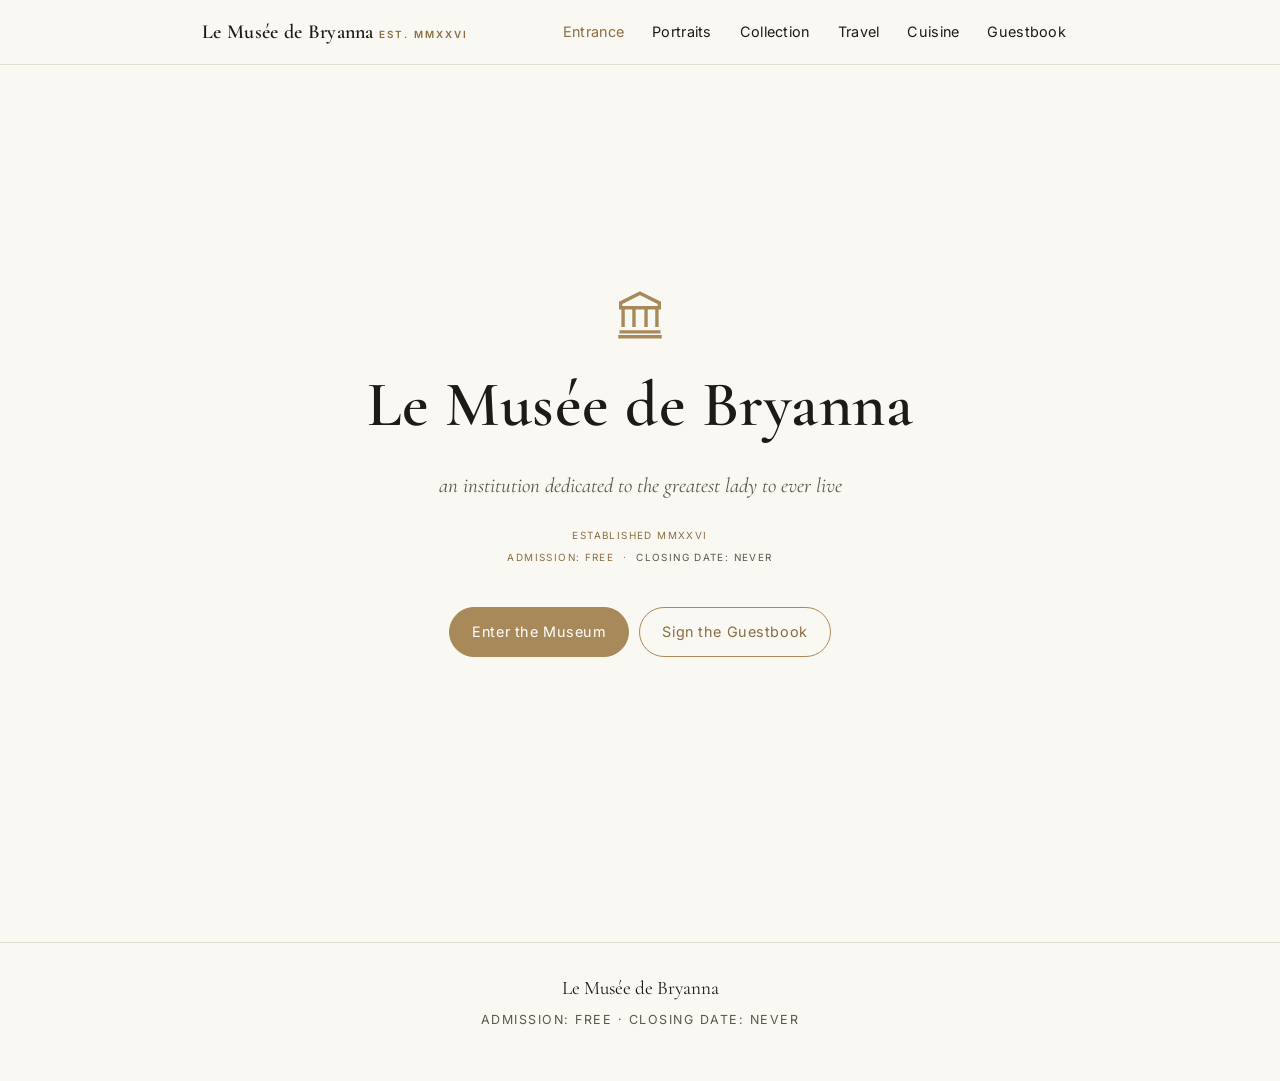
<file: index.html>
<!DOCTYPE html>
<html lang="en">
<head>
  <meta charset="utf-8">
  <meta name="viewport" content="width=device-width, initial-scale=1">
  <title>Le Musée de Bryanna</title>
  <meta name="description" content="A museum dedicated to the study and preservation of Bryanna. Admission free. Closing date: never.">
  <link rel="preconnect" href="https://fonts.googleapis.com">
  <link rel="preconnect" href="https://fonts.gstatic.com" crossorigin>
  <link href="https://fonts.googleapis.com/css2?family=Cormorant+Garamond:ital,wght@0,500;0,600;1,500&family=Inter:wght@400;500;600&display=swap" rel="stylesheet">
  <link rel="stylesheet" href="css/style.css?v=11">
</head>
<body data-page="home">
  <div id="masthead"></div>

  <main class="entrance">
    <svg class="crest" viewBox="0 0 24 24" fill="none" stroke="#a8895a" stroke-width="1.4">
      <path d="M12 3l8 4v2H4V7l8-4z"/><path d="M5 9v8M9.5 9v8M14.5 9v8M19 9v8"/>
      <path d="M3.5 19h17M3 21h18"/>
    </svg>
    <h1>Le Musée de Bryanna</h1>
    <p class="tagline">an institution dedicated to the greatest lady to ever live</p>
    <div class="plate">Established MMXXVI<br>Admission: Free &nbsp;·&nbsp; <span>Closing Date: Never</span></div>
    <div class="enter-links">
      <a class="btn solid" href="portraits.html">Enter the Museum</a>
      <a class="btn" href="guestbook.html">Sign the Guestbook</a>
    </div>
  </main>

  <div id="footer"></div>
  <script src="js/layout.js?v=6"></script>
</body>
</html>
</file>
<file: css/style.css>
/* ============================================================
   Le Musée de Bryanna — house style
   Mobile-first. Museum aesthetic: cream walls, brass accents,
   serif display type, generous whitespace.
   ============================================================ */

:root {
  --paper:      #faf8f3;  /* gallery wall / page background */
  --paper-2:    #f3efe6;  /* slightly darker panel */
  --ink:        #1d1b18;  /* primary text */
  --ink-soft:   #5c564d;  /* secondary text */
  --brass:      #a8895a;  /* accent / rules / links */
  --brass-deep: #8a6d42;
  --line:       #e3ddd0;  /* hairline rules */
  --card:       #ffffff;
  --shadow:     0 6px 24px rgba(40, 33, 20, 0.08);
  --shadow-lg:  0 14px 50px rgba(40, 33, 20, 0.14);

  --serif: "Cormorant Garamond", "Playfair Display", Georgia, serif;
  --sans:  "Inter", -apple-system, BlinkMacSystemFont, "Segoe UI", sans-serif;

  --wrap: 920px;
}

* { box-sizing: border-box; }

html { -webkit-text-size-adjust: 100%; }

body {
  margin: 0;
  background: var(--paper);
  color: var(--ink);
  font-family: var(--sans);
  font-size: 17px;
  line-height: 1.65;
  -webkit-font-smoothing: antialiased;
  text-rendering: optimizeLegibility;
}

img { max-width: 100%; display: block; }

a { color: var(--brass-deep); text-underline-offset: 3px; }

/* ---------- type ---------- */
h1, h2, h3 { font-family: var(--serif); font-weight: 600; line-height: 1.1; margin: 0 0 .4em; }
h1 { font-size: clamp(2.4rem, 9vw, 4rem); letter-spacing: .5px; }
h2 { font-size: clamp(1.8rem, 6vw, 2.6rem); }
h3 { font-size: 1.35rem; }

.eyebrow {
  font-family: var(--sans);
  font-size: .72rem;
  letter-spacing: .28em;
  text-transform: uppercase;
  color: var(--brass-deep);
  font-weight: 600;
  margin: 0 0 1rem;
}

.lead { font-size: 1.15rem; color: var(--ink-soft); }

/* ---------- layout ---------- */
.wrap { width: 100%; max-width: var(--wrap); margin: 0 auto; padding: 0 22px; }

section.wing { padding: 56px 0 72px; }

.wing-head { text-align: center; max-width: 640px; margin: 0 auto 40px; }
.wing-head p { color: var(--ink-soft); margin: .2rem 0 0; }

.rule {
  width: 64px; height: 1px; background: var(--brass);
  border: 0; margin: 18px auto 26px;
}

/* ---------- top nav ---------- */
.masthead {
  position: sticky; top: 0; z-index: 50;
  background: rgba(250, 248, 243, 0.92);
  backdrop-filter: blur(8px);
  border-bottom: 1px solid var(--line);
}
.masthead .bar {
  max-width: var(--wrap); margin: 0 auto; padding: 12px 22px;
  display: flex; align-items: center; justify-content: space-between;
  flex-wrap: wrap; gap: 8px;
}
.brand {
  font-family: var(--serif); font-size: 1.25rem; font-weight: 600;
  color: var(--ink); text-decoration: none; letter-spacing: .3px;
  display: flex; align-items: baseline; gap: .5ch; line-height: 1;
}
.brand .est { font-family: var(--sans); font-size: .62rem; letter-spacing: .2em;
  text-transform: uppercase; color: var(--brass-deep); }

.nav-toggle {
  background: none; border: 1px solid var(--line); border-radius: 8px;
  width: 42px; height: 38px; cursor: pointer; display: flex;
  align-items: center; justify-content: center; color: var(--ink);
}
.nav-toggle svg { width: 20px; height: 20px; }

/* mobile: nav drops below the brand row as a full-width panel */
.nav-links { display: none; flex-basis: 100%; }
.nav-links a {
  display: block; padding: 14px 6px; text-decoration: none;
  color: var(--ink); border-top: 1px solid var(--line);
  font-size: .95rem; letter-spacing: .02em;
}
.nav-links a[aria-current="page"] { color: var(--brass-deep); }
.nav-links.open { display: block; }

/* desktop: brand left, nav right, all on one aligned row */
@media (min-width: 760px) {
  .nav-toggle { display: none; }
  .nav-links, .nav-links.open {
    display: flex; align-items: center; gap: 4px; flex-basis: auto; border: 0;
  }
  .nav-links a {
    border: 0; padding: 8px 12px; border-radius: 8px; font-size: .9rem;
  }
  .nav-links a:hover { background: var(--paper-2); }
}

/* ---------- entrance / hero ---------- */
.entrance {
  min-height: calc(100svh - 63px);
  display: flex; flex-direction: column; align-items: center;
  justify-content: center; text-align: center; padding: 40px 22px 64px;
}
.entrance .crest {
  width: 58px; height: 58px; margin-bottom: 26px; opacity: 0;
  animation: fade-up .9s ease .1s forwards;
}
.entrance h1 { opacity: 0; animation: fade-up 1s ease .25s forwards; }
.entrance .tagline {
  font-family: var(--serif); font-style: italic; font-size: 1.3rem;
  color: var(--ink-soft); margin: .2rem 0 1.4rem; opacity: 0;
  animation: fade-up 1s ease .5s forwards;
}
.entrance .plate {
  font-size: .62rem; letter-spacing: .14em; text-transform: uppercase; line-height: 2.2;
  color: var(--brass-deep); opacity: 0; animation: fade-up 1s ease .75s forwards;
}
.entrance .plate span { color: var(--ink-soft); }
.enter-links {
  margin-top: 38px; display: flex; flex-wrap: wrap; gap: 10px;
  justify-content: center; opacity: 0; animation: fade-up 1s ease 1s forwards;
}
@keyframes fade-up { from { opacity: 0; transform: translateY(14px); } to { opacity: 1; transform: none; } }

/* ---------- buttons ---------- */
.btn {
  display: inline-block; padding: 12px 22px; border-radius: 999px;
  text-decoration: none; font-size: .9rem; letter-spacing: .04em;
  border: 1px solid var(--brass); color: var(--brass-deep); background: transparent;
  transition: background .2s, color .2s;
}
.btn:hover { background: var(--brass); color: #fff; }
.btn.solid { background: var(--brass); color: #fff; }
.btn.solid:hover { background: var(--brass-deep); }

/* ---------- portrait gallery ---------- */
.gallery { display: grid; gap: 30px; }
@media (min-width: 720px) { .gallery { grid-template-columns: 1fr 1fr; gap: 36px; } }

.frame {
  background: var(--card); border-radius: 4px; overflow: hidden;
  box-shadow: var(--shadow); border: 1px solid var(--line);
}
.frame .art { background: var(--paper-2); aspect-ratio: 4 / 5; overflow: hidden; }
.frame .art a { display: block; width: 100%; height: 100%; cursor: zoom-in; }
.frame .art img { width: 100%; height: 100%; object-fit: cover; transition: transform .5s ease; }
.frame:hover .art img { transform: scale(1.03); }
.frame .placard { padding: 16px 18px 20px; }
.frame .placard .t { font-family: var(--serif); font-size: 1.25rem; }
.frame .placard .meta { font-size: .8rem; color: var(--brass-deep);
  letter-spacing: .08em; text-transform: uppercase; margin: 2px 0 8px; }
.frame .placard .desc { font-size: .95rem; color: var(--ink-soft); margin: 0; }

/* ---------- timeline (permanent collection) ---------- */
.timeline { position: relative; max-width: 680px; margin: 0 auto; }
.timeline::before {
  content: ""; position: absolute; left: 9px; top: 6px; bottom: 6px;
  width: 2px; background: var(--line);
}
.event { position: relative; padding: 0 0 34px 40px; }
.event::before {
  content: ""; position: absolute; left: 3px; top: 6px;
  width: 14px; height: 14px; border-radius: 50%;
  background: var(--paper); border: 2px solid var(--brass);
}
.event .date { font-size: .76rem; letter-spacing: .14em; text-transform: uppercase;
  color: var(--brass-deep); font-weight: 600; }
.event .et { font-family: var(--serif); font-size: 1.4rem; margin: 2px 0 6px; }
.event .ed { color: var(--ink-soft); margin: 0; }
.event .ephoto { margin-top: 14px; border-radius: 6px; overflow: hidden;
  border: 1px solid var(--line); box-shadow: var(--shadow); max-width: 360px; }
.event .ephoto a { display: block; cursor: zoom-in; }
.event .ephoto img { width: 100%; height: auto; display: block; }

/* ---------- travel ---------- */
#map {
  position: relative;
  height: 300px; width: 100%;
  border-radius: 10px; overflow: hidden;
  border: 1px solid var(--line); box-shadow: var(--shadow); margin-bottom: 0;
  background: #ece3d4; z-index: 1;
}
@media (min-width: 720px) { #map { height: clamp(420px, 60svh, 600px); } }
/* on the travel page, tighten spacing so the whole map sits in view on arrival */
body[data-page="voyage"] section.wing { padding-top: 32px; padding-bottom: 48px; }
body[data-page="voyage"] .wing-head { margin-bottom: 24px; }

/* red map pins */
.museum-pin svg {
  filter: drop-shadow(0 2px 3px rgba(40,20,10,.42));
  transition: transform .15s ease; transform-origin: 50% 100%;
}
.museum-pin:hover svg { transform: scale(1.12); }
.museum-pin.is-active svg { transform: scale(1.22); filter: drop-shadow(0 3px 5px rgba(40,20,10,.5)); }

/* trip detail panel (below the map) */
.trip-detail { max-width: 760px; margin: 30px auto 0; scroll-margin-top: 84px; }
.trip-detail .td-head { border-bottom: 1px solid var(--line); padding-bottom: 14px; margin-bottom: 18px; }
.trip-detail .td-place { font-family: var(--serif); font-size: 2rem; margin: 0; }
.trip-detail .td-when { font-size: .76rem; letter-spacing: .14em; text-transform: uppercase;
  color: var(--brass-deep); font-weight: 600; margin-top: 5px; }
.trip-detail .td-story { color: var(--ink-soft); margin: 0 0 22px; font-size: 1.06rem; line-height: 1.7; }
.trip-detail .td-gallery { display: grid; gap: 12px; grid-template-columns: repeat(2, 1fr); }
@media (min-width: 620px) { .trip-detail .td-gallery { grid-template-columns: repeat(3, 1fr); } }
.trip-detail .td-shot { display: block; border-radius: 8px; overflow: hidden;
  border: 1px solid var(--line); box-shadow: var(--shadow); }
.trip-detail .td-shot img { width: 100%; aspect-ratio: 1 / 1; object-fit: cover;
  transition: transform .4s ease; }
.trip-detail .td-shot:hover img { transform: scale(1.05); }
.trip-detail .td-empty { color: var(--ink-soft); font-style: italic; font-family: var(--serif);
  font-size: 1.15rem; text-align: center; padding: 22px; border: 1px dashed var(--line);
  border-radius: 8px; background: var(--paper-2); }

/* warm, aged-paper tint so the map reads as a museum artifact, not a plugin
   (only the map tiles are tinted; the brass markers stay crisp on top) */
#map .leaflet-tile-pane { filter: saturate(1.06) brightness(1.02) sepia(0.10); }

/* soft inner frame + vignette, like a framed exhibit */
#map::after {
  content: ""; position: absolute; inset: 0; pointer-events: none; z-index: 450;
  border-radius: 10px;
  box-shadow: inset 0 0 0 1px rgba(168,137,90,0.30), inset 0 0 70px rgba(80,58,28,0.14);
}

/* zoom control, restyled to the museum palette */
.leaflet-control-zoom { border: 0 !important; box-shadow: var(--shadow) !important; }
.leaflet-control-zoom a {
  background: var(--card) !important; color: var(--brass-deep) !important;
  border: 1px solid var(--line) !important; width: 32px !important; height: 32px !important;
  line-height: 30px !important; font-size: 17px !important;
}
.leaflet-control-zoom a:hover { background: var(--paper-2) !important; }
.leaflet-bar a:first-child { border-radius: 8px 8px 0 0 !important; }
.leaflet-bar a:last-child { border-radius: 0 0 8px 8px !important; }

/* quiet the attribution into a discreet credit line */
.leaflet-control-attribution {
  background: rgba(250,248,243,0.66) !important; font-size: 10px !important;
  color: var(--ink-soft) !important; padding: 1px 6px !important;
}
.leaflet-control-attribution a { color: var(--brass-deep) !important; }

.trips { display: grid; gap: 26px; }
@media (min-width: 720px) { .trips { grid-template-columns: 1fr 1fr; } }
.trip {
  background: var(--card); border: 1px solid var(--line); border-radius: 6px;
  overflow: hidden; box-shadow: var(--shadow); scroll-margin-top: 90px;
}
.trip .art { aspect-ratio: 3/2; background: var(--paper-2); }
.trip .art img { width: 100%; height: 100%; object-fit: cover; }
.trip .body { padding: 16px 18px 20px; }
.trip .place { font-family: var(--serif); font-size: 1.4rem; }
.trip .when { font-size: .78rem; letter-spacing: .1em; text-transform: uppercase;
  color: var(--brass-deep); margin: 2px 0 8px; }
.trip .story { color: var(--ink-soft); margin: 0; font-size: .96rem; }
.leaflet-popup-content-wrapper { border-radius: 9px; box-shadow: var(--shadow); }
.leaflet-popup-content { font-family: var(--sans); margin: 12px 15px; }
.leaflet-popup-content b { font-family: var(--serif); font-size: 1.15rem; color: var(--ink); }

/* ---------- cuisine / menus ---------- */
.menu {
  background: var(--card); border: 1px solid var(--line); border-radius: 6px;
  box-shadow: var(--shadow); padding: 28px 26px 30px; max-width: 620px;
  margin: 0 auto 34px;
}
.menu .mhead { text-align: center; border-bottom: 1px solid var(--line);
  padding-bottom: 16px; margin-bottom: 18px; }
.menu .mhead .occasion { font-size: .74rem; letter-spacing: .2em;
  text-transform: uppercase; color: var(--brass-deep); }
.menu .mhead .mtitle { font-family: var(--serif); font-size: 1.8rem; margin: 4px 0 2px; }
.menu .mhead .mdate { font-size: .85rem; color: var(--ink-soft); letter-spacing: .04em; }
.menu .mstory { color: var(--ink-soft); font-size: .9rem; line-height: 1.6;
  text-align: center; margin: 0 auto 18px; max-width: 54ch; }
.menu .mcourses { text-align: center; border-top: 1px solid var(--line); padding-top: 16px; }
.menu .mcourse { font-family: var(--serif); font-size: 1rem; padding: 3px 0; color: var(--ink); }
.menu .mphotos { display: flex; flex-direction: column; gap: 12px; margin-top: 22px; }
.menu .mphotos a { display: block; border-radius: 6px; overflow: hidden;
  border: 1px solid var(--line); box-shadow: var(--shadow); cursor: zoom-in; }
.menu .mphotos img { width: 100%; height: auto; display: block; }

/* two photos: overlapping, tossed-on-the-table look */
.menu .mphotos.pair { flex-direction: row; justify-content: center; align-items: flex-start;
  gap: 0; margin-top: 26px; padding-bottom: 8px; }
.menu .mphotos.pair a { width: 52%; border: 4px solid #fff;
  box-shadow: var(--shadow-lg); transition: transform .28s ease, box-shadow .2s ease; }
.menu .mphotos.pair a:first-child { transform: rotate(-3deg); margin-right: -6%; z-index: 2; }
.menu .mphotos.pair a:last-child { transform: rotate(3deg); margin-top: 24px; z-index: 1; }
.menu .mphotos.pair a:hover { transform: rotate(0deg) scale(1.04); z-index: 5; }

/* ---------- guestbook ---------- */
.gb-form {
  background: var(--card); border: 1px solid var(--line); border-radius: 8px;
  box-shadow: var(--shadow); padding: 22px; max-width: 560px; margin: 0 auto 40px;
}
.gb-form label { display: block; font-size: .78rem; letter-spacing: .1em;
  text-transform: uppercase; color: var(--brass-deep); margin: 0 0 6px; }
.gb-form input, .gb-form textarea {
  width: 100%; padding: 12px 14px; border: 1px solid var(--line); border-radius: 8px;
  font-family: var(--sans); font-size: 1rem; background: var(--paper); color: var(--ink);
  margin-bottom: 16px; resize: vertical;
}
.gb-form input:focus, .gb-form textarea:focus { outline: 2px solid var(--brass); border-color: transparent; }
.gb-hp { position: absolute; left: -9999px; top: -9999px; } /* honeypot */
.gb-status { text-align: center; min-height: 1.4em; color: var(--brass-deep); font-size: .9rem; }

.entries { display: grid; gap: 16px; max-width: 620px; margin: 0 auto; }
.entry {
  background: var(--card); border: 1px solid var(--line); border-radius: 8px;
  box-shadow: var(--shadow); padding: 16px 18px;
}
.entry .msg { margin: 0 0 10px; }
.entry .sig { display: flex; justify-content: space-between; align-items: baseline;
  font-size: .8rem; }
.entry .sig .name { font-family: var(--serif); font-size: 1.1rem; color: var(--ink); }
.entry .sig .date { color: var(--ink-soft); letter-spacing: .06em; }

/* ---------- empty-state placards ---------- */
.placeholder {
  border: 1px dashed var(--brass); border-radius: 8px; background: var(--paper-2);
  color: var(--brass-deep); text-align: center; padding: 34px 20px;
  font-family: var(--serif); font-size: 1.15rem; font-style: italic;
}

/* ---------- next-wing link ---------- */
.next-wing-wrap { text-align: center; padding: 16px 22px 0; }
.next-wing {
  display: inline-flex; align-items: center; gap: 10px; text-decoration: none;
  padding: 11px 22px; border: 1px solid var(--line); border-radius: 999px;
  background: var(--card); box-shadow: var(--shadow); color: var(--ink-soft);
  transition: border-color .2s, color .2s, transform .15s, box-shadow .2s;
}
.next-wing:hover { border-color: var(--brass); color: var(--ink); transform: translateY(-2px); box-shadow: var(--shadow-lg); }
.next-wing .nw-label { font-size: .66rem; letter-spacing: .16em; text-transform: uppercase; color: var(--brass-deep); }
.next-wing .nw-name { font-family: var(--serif); font-size: 1.15rem; color: var(--ink); }
.next-wing .nw-arrow { color: var(--brass); transition: transform .2s; }
.next-wing:hover .nw-arrow { transform: translateX(3px); }

/* ---------- footer ---------- */
.museum-foot {
  border-top: 1px solid var(--line); margin-top: 40px;
  padding: 30px 22px 50px; text-align: center; color: var(--ink-soft);
}
.museum-foot .name { font-family: var(--serif); font-size: 1.2rem; color: var(--ink); }
.museum-foot .small { font-size: .78rem; letter-spacing: .12em; text-transform: uppercase;
  margin-top: 6px; }

/* tasteful image fade-in */
.fade-img { opacity: 0; transition: opacity .6s ease; }
.fade-img.loaded { opacity: 1; }

/* ---------- page transitions ---------- */
@keyframes page-fade-in { from { opacity: 0; } to { opacity: 1; } }
body { animation: page-fade-in .42s ease backwards; }
body.is-leaving { opacity: 0; transition: opacity .28s ease; }
@media (prefers-reduced-motion: reduce) {
  body { animation: none; }
  body.is-leaving { transition: none; }
}

/* ---------- lightbox (elegant expanded photo view) ---------- */
.zoomable { cursor: zoom-in; }
.lightbox {
  position: fixed; inset: 0; z-index: 1000; display: none;
  align-items: center; justify-content: center; padding: 22px;
  background: rgba(25,18,10,0);
  -webkit-backdrop-filter: blur(0); backdrop-filter: blur(0);
  transition: background .3s ease, backdrop-filter .3s ease, -webkit-backdrop-filter .3s ease;
}
.lightbox.open {
  display: flex; background: rgba(25,18,10,0.82);
  -webkit-backdrop-filter: blur(6px); backdrop-filter: blur(6px);
}
.lightbox .lb-img {
  max-width: min(92vw, 1100px); max-height: 86vh; object-fit: contain;
  border-radius: 8px; box-shadow: 0 24px 70px rgba(0,0,0,0.55);
  transform: scale(.92); opacity: 0;
  transition: transform .32s cubic-bezier(.2,.8,.2,1), opacity .28s ease;
}
.lightbox.open .lb-img { transform: scale(1); opacity: 1; }
.lb-close {
  position: fixed; top: 16px; right: 18px; width: 44px; height: 44px;
  border-radius: 50%; border: 0; background: rgba(255,255,255,0.16); color: #fff;
  font-size: 24px; line-height: 1; cursor: pointer; display: flex;
  align-items: center; justify-content: center;
  transition: background .2s, transform .15s;
}
.lb-close:hover { background: rgba(255,255,255,0.32); }
.lb-close:active { transform: scale(.9); }
</file>
